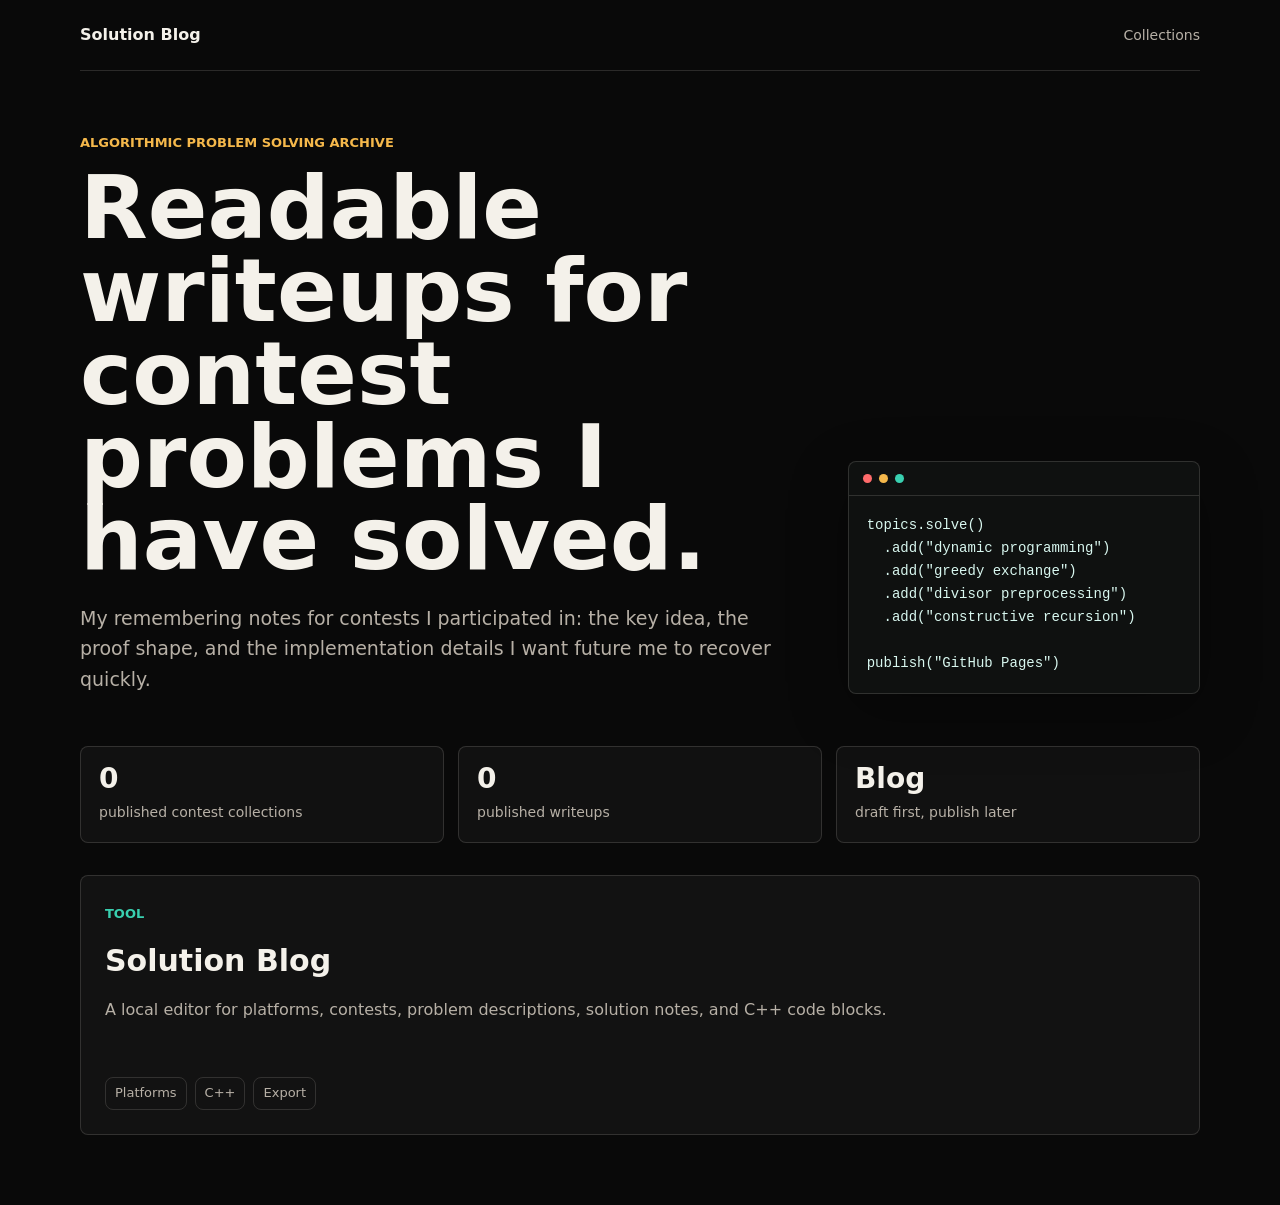
<file: index.html>
<!doctype html>
<html lang="en">
<head>
    <meta charset="utf-8">
    <meta name="viewport" content="width=device-width, initial-scale=1">
    <title>Solution Blog</title>
    <style>
        :root {
            color-scheme: dark;
            --bg: #090909;
            --panel: #121212;
            --panel-2: #181614;
            --ink: #f4f1ea;
            --muted: #b7b0a6;
            --line: rgba(244,241,234,0.14);
            --accent: #39d0b0;
            --accent-2: #f5b84b;
            --accent-3: #ff6b6b;
        }

        * { box-sizing: border-box; }

        body {
            margin: 0;
            color: var(--ink);
            background: var(--bg);
            font-family: Inter, ui-sans-serif, system-ui, -apple-system, BlinkMacSystemFont, "Segoe UI", sans-serif;
            line-height: 1.6;
        }

        a { color: inherit; }

        .wrap {
            width: min(70rem, calc(100% - clamp(1rem, 3vw, 2rem)));
            margin: 0 auto;
        }

        .topbar {
            display: flex;
            align-items: center;
            justify-content: space-between;
            gap: 1.125rem;
            padding: 1.375rem 0;
            border-bottom: 1px solid var(--line);
        }

        .brand {
            font-weight: 850;
            letter-spacing: 0;
        }

        .topbar a {
            color: var(--muted);
            font-size: 0.875rem;
            text-decoration: none;
        }

        .hero {
            display: grid;
            grid-template-columns: minmax(0, 1.35fr) minmax(17.5rem, 0.65fr);
            gap: clamp(1.5rem, 4vw, 2.25rem);
            align-items: end;
            padding: clamp(2.75rem, 7vw, 3.875rem) 0 clamp(2rem, 5vw, 2.875rem);
        }

        .eyebrow {
            margin: 0 0 0.875rem;
            color: var(--accent-2);
            font-size: 0.8125rem;
            font-weight: 850;
            text-transform: uppercase;
        }

        h1 {
            max-width: 51.25rem;
            margin: 0;
            font-size: clamp(2.625rem, 7vw, 5.5rem);
            line-height: 0.94;
            letter-spacing: 0;
        }

        .lead {
            max-width: 45rem;
            margin: 1.375rem 0 0;
            color: var(--muted);
            font-size: 1.1875rem;
        }

        .terminal {
            border: 1px solid var(--line);
            border-radius: 0.5rem;
            background: #0f1110;
            box-shadow: 0 1.125rem 3.75rem rgba(0,0,0,0.32);
            overflow: hidden;
        }

        .dots {
            display: flex;
            gap: 0.4375rem;
            padding: 0.75rem 0.875rem;
            border-bottom: 1px solid var(--line);
        }

        .dots span {
            width: 0.5625rem;
            height: 0.5625rem;
            border-radius: 50%;
            background: var(--accent-3);
        }

        .dots span:nth-child(2) { background: var(--accent-2); }
        .dots span:nth-child(3) { background: var(--accent); }

        pre {
            margin: 0;
            overflow-x: auto;
            padding: 1.125rem;
            color: #d8f7ef;
            font: 0.875rem/1.65 ui-monospace, SFMono-Regular, Menlo, Monaco, Consolas, "Liberation Mono", monospace;
        }

        .stats {
            display: grid;
            grid-template-columns: repeat(3, 1fr);
            gap: 0.875rem;
            margin: 0.375rem 0 2rem;
        }

        .stat {
            border: 1px solid var(--line);
            border-radius: 0.5rem;
            background: rgba(255,255,255,0.035);
            padding: 1.125rem;
        }

        .stat strong {
            display: block;
            color: var(--ink);
            font-size: 1.75rem;
            line-height: 1;
        }

        .stat span {
            display: block;
            margin-top: 0.5rem;
            color: var(--muted);
            font-size: 0.875rem;
        }

        .grid {
            display: grid;
            grid-template-columns: repeat(auto-fit, minmax(min(17.5rem, 100%), 1fr));
            gap: 1.125rem;
            padding-bottom: 4.375rem;
        }

        .card {
            display: flex;
            min-height: 16.25rem;
            flex-direction: column;
            justify-content: space-between;
            border: 1px solid var(--line);
            border-radius: 0.5rem;
            background: var(--panel);
            padding: 1.5rem;
            text-decoration: none;
            transition: border-color 160ms ease, transform 160ms ease;
        }

        .card:hover {
            border-color: rgba(57,208,176,0.65);
            transform: translateY(-0.125rem);
        }

        .tag {
            color: var(--accent);
            font-size: 0.8125rem;
            font-weight: 850;
            text-transform: uppercase;
        }

        h2 {
            margin: 0.75rem 0;
            font-size: 1.875rem;
            letter-spacing: 0;
        }

        .card p {
            margin: 0;
            color: var(--muted);
        }

        .chips {
            display: flex;
            flex-wrap: wrap;
            gap: 0.5rem;
            margin-top: 1.375rem;
        }

        .chip {
            border: 1px solid var(--line);
            border-radius: 0.5rem;
            padding: 0.3125rem 0.5625rem;
            color: var(--muted);
            font-size: 0.8125rem;
        }

        @media (max-width: 47.5rem) {
            .hero {
                grid-template-columns: 1fr;
                padding-top: 2.625rem;
            }

            .stats {
                grid-template-columns: 1fr;
            }
        }
    </style>
</head>
<body>
    <header class="wrap topbar">
        <div class="brand">Solution Blog</div>
        <a href="#collections">Collections</a>
    </header>

    <main class="wrap">
        <section class="hero">
            <div>
                <p class="eyebrow">Algorithmic Problem Solving Archive</p>
                <h1>Readable writeups for contest problems I have solved.</h1>
                <p class="lead">My remembering notes for contests I participated in: the key idea, the proof shape, and the implementation details I want future me to recover quickly.</p>
            </div>

            <aside class="terminal" aria-label="site preview">
                <div class="dots"><span></span><span></span><span></span></div>
<pre>topics.solve()
  .add("dynamic programming")
  .add("greedy exchange")
  .add("divisor preprocessing")
  .add("constructive recursion")

publish("GitHub Pages")</pre>
            </aside>
        </section>

        <section class="stats" aria-label="site stats">
            <div class="stat">
                <strong id="contestCount">0</strong>
                <span>published contest collections</span>
            </div>
            <div class="stat">
                <strong id="writeupCount">0</strong>
                <span>published writeups</span>
            </div>
            <div class="stat">
                <strong>Blog</strong>
                <span>draft first, publish later</span>
            </div>
        </section>

        <section class="grid" id="collections" aria-label="contest links">
            <a class="card" href="./writeup-studio/">
                <div>
                    <span class="tag">Tool</span>
                    <h2>Solution Blog</h2>
                    <p>A local editor for platforms, contests, problem descriptions, solution notes, and C++ code blocks.</p>
                </div>
                <div class="chips">
                    <span class="chip">Platforms</span>
                    <span class="chip">C++</span>
                    <span class="chip">Export</span>
                </div>
            </a>
        </section>
    </main>
    <script>
        fetch("./writeup-studio/data.json", { cache: "no-store" })
            .then((response) => response.ok ? response.json() : null)
            .then((data) => {
                if(!data) return;
                const contests = Array.isArray(data.contests) ? data.contests : [];
                const writeups = contests.reduce((sum, contest) => sum + (Array.isArray(contest.solutions) ? contest.solutions.length : 0), 0);
                document.querySelector("#contestCount").textContent = contests.length;
                document.querySelector("#writeupCount").textContent = writeups;
            })
            .catch(() => {});
    </script>
</body>
</html>
</file>
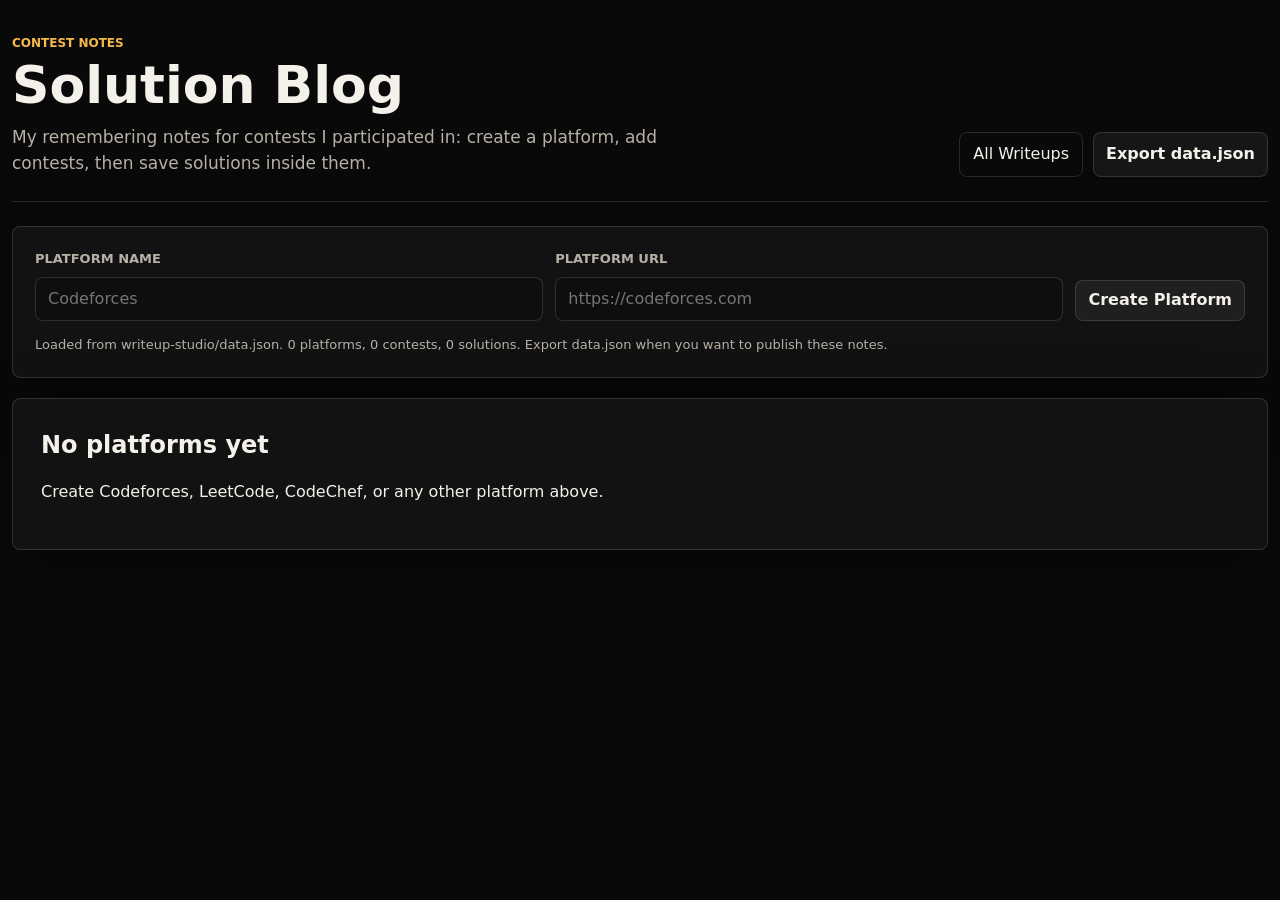
<file: writeup-studio/index.html>
<!doctype html>
<html lang="en">
<head>
    <meta charset="utf-8">
    <meta name="viewport" content="width=device-width, initial-scale=1">
    <title>Solution Blog</title>
    <link rel="stylesheet" href="./styles.css">
</head>
<body data-page="platforms">
    <header class="top">
        <div>
            <p class="eyebrow">Contest Notes</p>
            <h1>Solution Blog</h1>
            <p class="lead">My remembering notes for contests I participated in: create a platform, add contests, then save solutions inside them.</p>
        </div>
        <div class="nav-actions">
            <a class="home" href="../">All Writeups</a>
            <button type="button" id="exportDataBtn">Export data.json</button>
        </div>
    </header>

    <main class="page-shell">
        <section class="panel editor" aria-label="create platform">
            <div class="library-create">
                <label>
                    <span>Platform Name</span>
                    <input id="platformName" type="text" placeholder="Codeforces">
                </label>
                <label>
                    <span>Platform URL</span>
                    <input id="platformUrl" type="url" placeholder="https://codeforces.com">
                </label>
                <button type="button" id="createPlatformBtn">Create Platform</button>
            </div>
            <p id="storageHint" class="note">Published writeups load from data.json. Browser edits stay local until exported.</p>
        </section>

        <section class="contest-grid" id="platformList" aria-label="saved platforms"></section>
    </main>

    <script src="./script.js"></script>
</body>
</html>
</file>
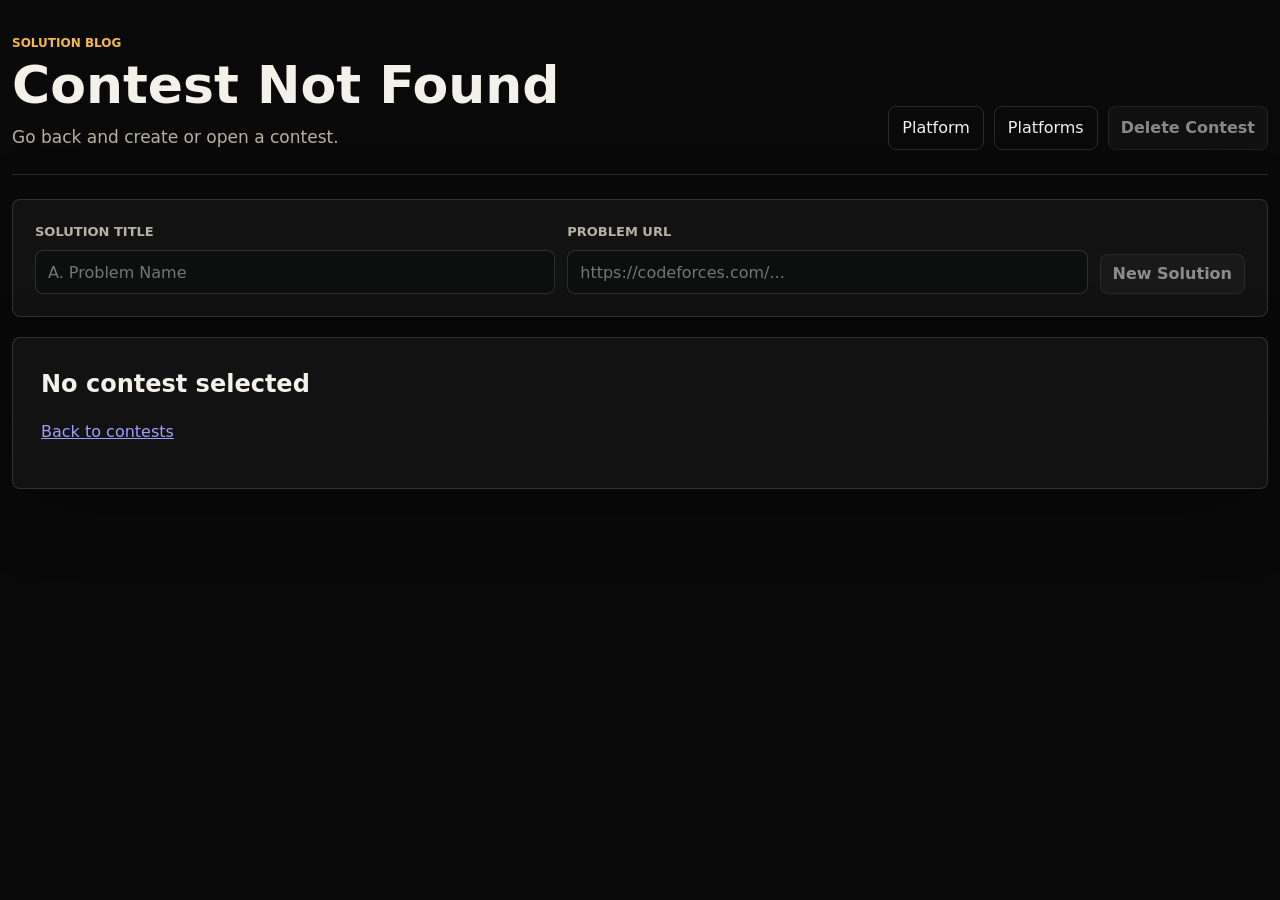
<file: writeup-studio/contest.html>
<!doctype html>
<html lang="en">
<head>
    <meta charset="utf-8">
    <meta name="viewport" content="width=device-width, initial-scale=1">
    <title>Contest - Solution Blog</title>
    <link rel="stylesheet" href="./styles.css">
</head>
<body data-page="contest">
    <header class="top">
        <div>
            <p class="eyebrow">Solution Blog</p>
            <h1 id="contestTitle">Contest</h1>
            <p class="lead" id="contestMeta">Solutions saved inside this contest.</p>
        </div>
        <div class="nav-actions">
            <a class="home" id="backToPlatform" href="./">Platform</a>
            <a class="home" href="./">Platforms</a>
            <button type="button" id="deleteContestBtn">Delete Contest</button>
        </div>
    </header>

    <main class="page-shell">
        <section class="panel editor" aria-label="create solution">
            <div class="library-create">
                <label>
                    <span>Solution Title</span>
                    <input id="newSolutionTitle" type="text" placeholder="A. Problem Name">
                </label>
                <label>
                    <span>Problem URL</span>
                    <input id="newSolutionUrl" type="url" placeholder="https://codeforces.com/...">
                </label>
                <button type="button" id="newSolutionBtn">New Solution</button>
            </div>
        </section>

        <section class="contest-grid" id="solutionList" aria-label="saved solutions"></section>
    </main>

    <script src="./script.js"></script>
</body>
</html>
</file>
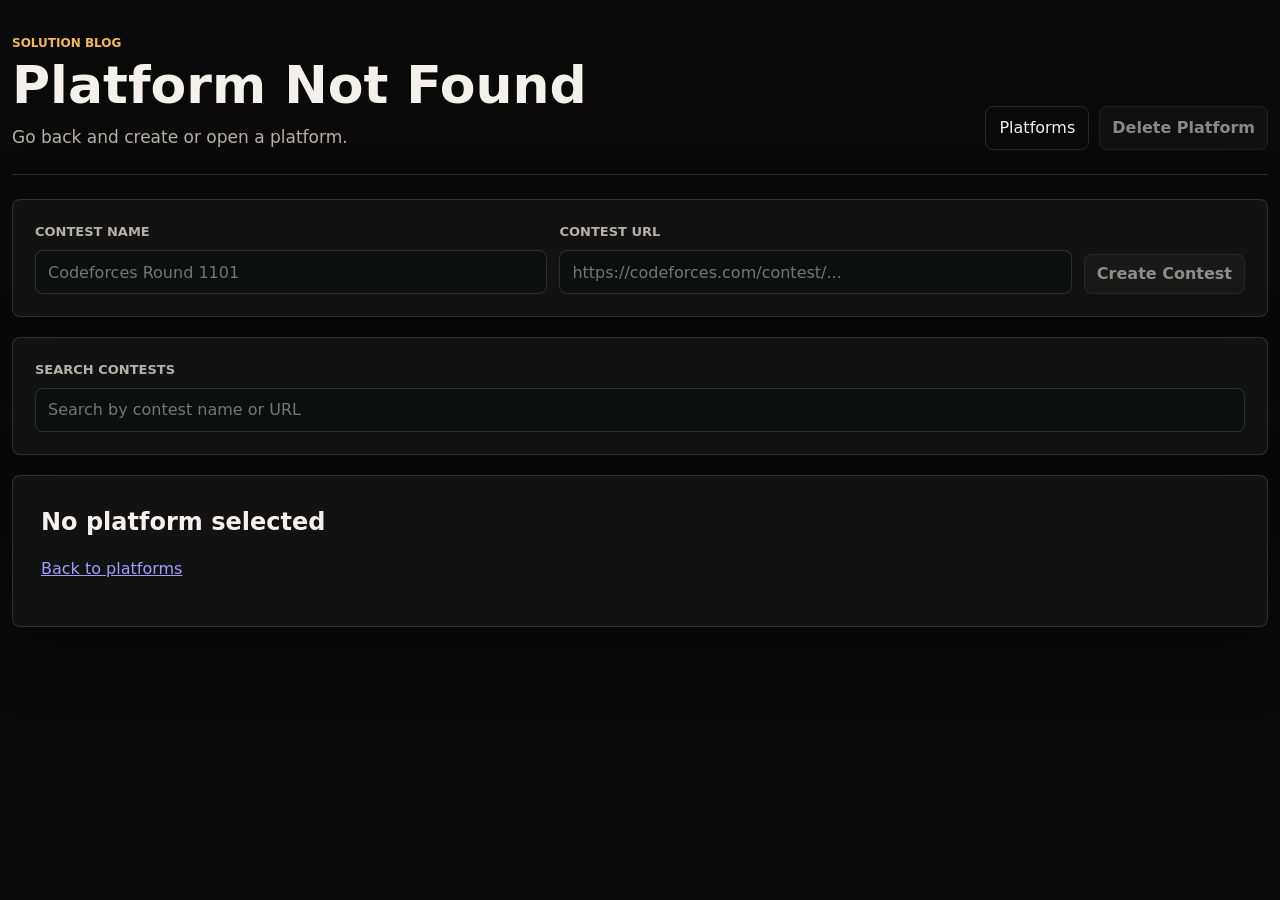
<file: writeup-studio/platform.html>
<!doctype html>
<html lang="en">
<head>
    <meta charset="utf-8">
    <meta name="viewport" content="width=device-width, initial-scale=1">
    <title>Platform - Solution Blog</title>
    <link rel="stylesheet" href="./styles.css">
</head>
<body data-page="platform">
    <header class="top">
        <div>
            <p class="eyebrow">Solution Blog</p>
            <h1 id="platformTitle">Platform</h1>
            <p class="lead" id="platformMeta">Contests saved inside this platform.</p>
        </div>
        <div class="nav-actions">
            <a class="home" href="./">Platforms</a>
            <button type="button" id="deletePlatformBtn">Delete Platform</button>
        </div>
    </header>

    <main class="page-shell">
        <section class="panel editor" aria-label="create contest">
            <div class="library-create">
                <label>
                    <span>Contest Name</span>
                    <input id="contestName" type="text" placeholder="Codeforces Round 1101">
                </label>
                <label>
                    <span>Contest URL</span>
                    <input id="contestUrl" type="url" placeholder="https://codeforces.com/contest/...">
                </label>
                <button type="button" id="createContestBtn">Create Contest</button>
            </div>
        </section>

        <section class="panel editor search-panel" aria-label="search contests">
            <label>
                <span>Search Contests</span>
                <input id="contestSearch" type="search" placeholder="Search by contest name or URL">
            </label>
        </section>

        <section class="contest-grid" id="contestList" aria-label="saved contests"></section>
    </main>

    <script src="./script.js"></script>
</body>
</html>
</file>
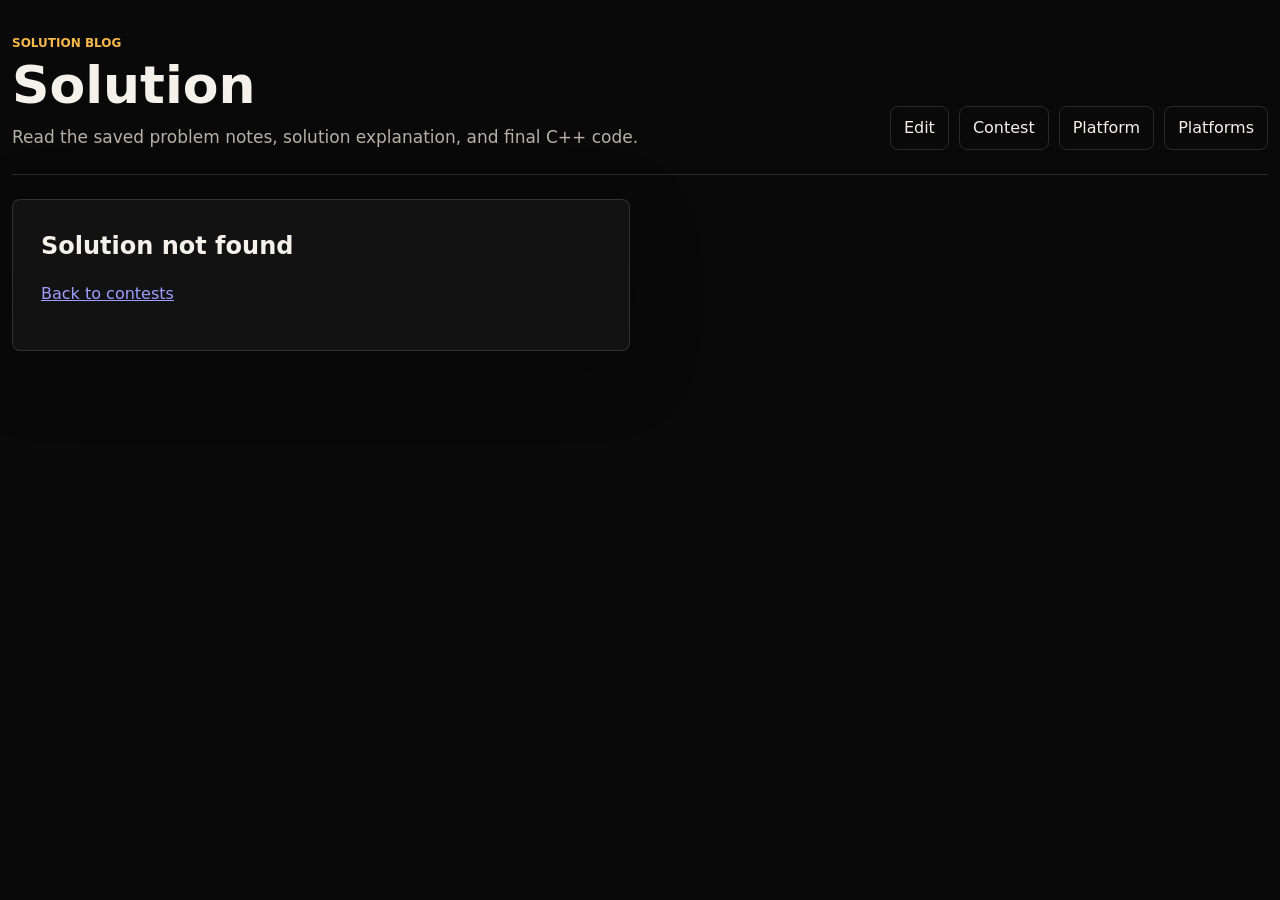
<file: writeup-studio/solution.html>
<!doctype html>
<html lang="en">
<head>
    <meta charset="utf-8">
    <meta name="viewport" content="width=device-width, initial-scale=1">
    <title>Solution - Solution Blog</title>
    <link rel="stylesheet" href="./styles.css">
</head>
<body data-page="solution">
    <header class="top">
        <div>
            <p class="eyebrow" id="contestCrumb">Solution Blog</p>
            <h1 id="solutionPageTitle">Solution</h1>
            <p class="lead" id="solutionPageLead">Read the saved problem notes, solution explanation, and final C++ code.</p>
        </div>
        <div class="nav-actions">
            <a class="home" id="editSolutionLink" href="#">Edit</a>
            <a class="home" id="backToContest" href="./">Contest</a>
            <a class="home" id="backToPlatform" href="./">Platform</a>
            <a class="home" href="./">Platforms</a>
        </div>
    </header>

    <main class="shell">
        <section class="panel editor" id="editorPanel" aria-label="solution editor">
            <div class="row two">
                <label>
                    <span>Problem Title</span>
                    <input id="title" type="text" placeholder="C2. Seating Arrangement">
                </label>
                <label>
                    <span>Problem URL</span>
                    <input id="url" type="url" placeholder="https://codeforces.com/...">
                </label>
            </div>

            <div class="toolbar" aria-label="text formatting toolbar">
                <button type="button" data-cmd="bold"><strong>B</strong></button>
                <button type="button" data-size="small">Small</button>
                <button type="button" data-size="normal">Normal</button>
                <button type="button" data-size="large">Large</button>
                <button type="button" class="color-swatch red" data-color="rgb(255,77,109)" title="Red text" aria-label="Red text"></button>
                <button type="button" class="color-swatch green" data-color="rgb(57,208,176)" title="Green text" aria-label="Green text"></button>
                <button type="button" class="color-swatch blue" data-color="rgb(0,229,255)" title="Blue text" aria-label="Blue text"></button>
                <button type="button" class="color-swatch white" data-color="rgb(244,241,234)" title="White text" aria-label="White text"></button>
                <button type="button" data-cmd="insertUnorderedList">List</button>
                <button type="button" id="insertCodeBlock">``` Code</button>
                <button type="button" id="clearFormat">Clear</button>
            </div>

            <label class="block">
                <span>Problem Description</span>
                <div id="problemDescription" class="doc" data-rich-editor contenteditable="true" spellcheck="true" data-placeholder="Paste or summarize the problem statement here."></div>
            </label>

            <label class="block">
                <span>Solution Writeup</span>
                <div id="solutionDescription" class="doc" data-rich-editor contenteditable="true" spellcheck="true" data-placeholder="Write the intuition, proof idea, transitions, and implementation details here."></div>
            </label>

            <label class="block">
                <span>C++ Code</span>
                <textarea id="code" spellcheck="false" placeholder="#include &lt;bits/stdc++.h&gt;&#10;using namespace std;&#10;&#10;void solve() {&#10;    &#10;}"></textarea>
            </label>

            <div class="actions">
                <button type="button" id="previewBtn">Update Preview</button>
                <button type="button" id="saveBtn">Save Solution</button>
                <button type="button" id="loadBtn">Reload Solution</button>
                <button type="button" id="deleteSolutionBtn">Delete Solution</button>
                <button type="button" id="exportBtn">Export HTML</button>
            </div>
            <p class="note">Both rich text sections use the same toolbar. Click inside the section you want to format.</p>
        </section>

        <section class="panel preview" aria-label="solution preview">
            <div class="preview-head">
                <p class="eyebrow">Preview</p>
                <h2 id="previewTitle">Untitled Problem</h2>
                <a id="previewUrl" href="#" target="_blank" rel="noreferrer">Problem link</a>
            </div>
            <div class="preview-section problem-preview">
                <span>Problem Description</span>
                <article id="previewProblemDescription" class="preview-body"></article>
            </div>
            <div class="preview-section solution-preview">
                <span>Solution Writeup</span>
                <article id="previewSolutionDescription" class="preview-body"></article>
            </div>
            <div class="preview-section code-preview" id="previewCodeSection">
                <span>C++ Code</span>
                <pre><code id="previewCode" class="language-cpp"></code></pre>
            </div>
        </section>
    </main>

    <script src="./script.js"></script>
</body>
</html>
</file>
<file: writeup-studio/styles.css>
:root {
    color-scheme: dark;
    --bg: #090909;
    --panel: #121212;
    --panel-2: #181614;
    --ink: #f4f1ea;
    --muted: #b7b0a6;
    --line: rgba(244,241,234,0.14);
    --accent: #39d0b0;
    --accent-2: #f5b84b;
    --danger: #ff6b6b;
    --page-pad: clamp(0.75rem, 2vw, 1.5rem);
    --radius: 0.5rem;
    --gap: clamp(0.75rem, 1.5vw, 1.25rem);
}

* {
    box-sizing: border-box;
}

body {
    margin: 0;
    color: var(--ink);
    background: var(--bg);
    font-family: Inter, ui-sans-serif, system-ui, -apple-system, BlinkMacSystemFont, "Segoe UI", sans-serif;
    line-height: 1.55;
}

.top {
    display: flex;
    align-items: end;
    justify-content: space-between;
    gap: var(--gap);
    width: min(110rem, calc(100% - var(--page-pad)));
    margin: 0 auto;
    padding: clamp(1.5rem, 4vw, 2.125rem) 0 clamp(1rem, 3vw, 1.5rem);
    border-bottom: 1px solid var(--line);
}

.eyebrow {
    margin: 0 0 0.5rem;
    color: var(--accent-2);
    font-size: 0.75rem;
    font-weight: 850;
    text-transform: uppercase;
}

h1 {
    margin: 0;
    font-size: clamp(1.875rem, 4.5vw, 3.25rem);
    line-height: 0.95;
    letter-spacing: 0;
}

.lead {
    max-width: 41.25rem;
    margin: 0.875rem 0 0;
    color: var(--muted);
    font-size: 1.0625rem;
}

.home {
    border: 1px solid var(--line);
    border-radius: var(--radius);
    padding: 0.5625rem 0.8125rem;
    color: var(--ink);
    text-decoration: none;
    white-space: nowrap;
}

.nav-actions {
    display: flex;
    flex-wrap: wrap;
    justify-content: flex-end;
    gap: 0.625rem;
}

.page-shell {
    width: min(110rem, calc(100% - var(--page-pad)));
    margin: clamp(1rem, 3vw, 1.5rem) auto 4.375rem;
}

.page-shell > .panel + .panel {
    margin-top: var(--gap);
}

.shell {
    display: grid;
    grid-template-columns: minmax(0, 1fr) minmax(0, 1fr);
    gap: var(--gap);
    width: min(110rem, calc(100% - var(--page-pad)));
    margin: clamp(1rem, 3vw, 1.5rem) auto 4.375rem;
}

.panel {
    border: 1px solid var(--line);
    border-radius: var(--radius);
    background: var(--panel);
    box-shadow: 0 1.25rem 4.375rem rgba(0,0,0,0.25);
}

.empty-state {
    padding: 1.75rem;
}

.empty-state h2 {
    margin: 0 0 0.5rem;
}

.editor {
    padding: clamp(1rem, 2vw, 1.375rem);
}

.row.two {
    display: grid;
    grid-template-columns: 1fr 1fr;
    gap: 0.875rem;
}

label > span,
.block > span {
    display: block;
    margin-bottom: 0.5rem;
    color: var(--muted);
    font-size: 0.8125rem;
    font-weight: 800;
    text-transform: uppercase;
}

input,
select,
textarea,
.doc {
    width: 100%;
    border: 1px solid var(--line);
    border-radius: var(--radius);
    background: #0d0f0e;
    color: var(--ink);
    outline: none;
}

input {
    height: 2.75rem;
    padding: 0 0.75rem;
    font: inherit;
}

select {
    height: 2.75rem;
    padding: 0 0.75rem;
    font: inherit;
}

input:focus,
select:focus,
textarea:focus,
.doc:focus {
    border-color: rgba(57,208,176,0.75);
}

.library {
    grid-column: 1 / -1;
    padding: 1.125rem;
}

.library-create,
.library-browser {
    display: grid;
    grid-template-columns: minmax(13.75rem, 1fr) minmax(13.75rem, 1fr) auto;
    gap: 0.75rem;
    align-items: end;
}

.library-browser {
    grid-template-columns: minmax(16.25rem, 0.6fr) auto minmax(20rem, 1fr);
    margin-top: 0.875rem;
}

.solution-actions {
    display: flex;
    gap: 0.5rem;
}

.solution-list {
    display: flex;
    gap: 0.5rem;
    overflow-x: auto;
    padding-bottom: 0.125rem;
}

.solution-chip {
    min-height: 2.375rem;
    border: 1px solid var(--line);
    border-radius: var(--radius);
    background: rgba(255,255,255,0.055);
    color: var(--ink);
    padding: 0.4375rem 0.75rem;
    font: inherit;
    font-weight: 750;
    cursor: pointer;
    white-space: nowrap;
}

.solution-chip.active {
    border-color: rgba(57,208,176,0.9);
    background: rgba(57,208,176,0.18);
    color: #ecfff9;
}

.contest-grid {
    display: grid;
    grid-template-columns: repeat(auto-fit, minmax(min(20rem, 100%), 1fr));
    gap: var(--gap);
    margin-top: 1.25rem;
}

.contest-card {
    display: flex;
    min-height: 13.75rem;
    flex-direction: column;
    justify-content: space-between;
    padding: clamp(1rem, 2vw, 1.375rem);
}

.contest-card h2 {
    margin: 0.625rem 0;
    font-size: clamp(1.35rem, 2vw, 1.6875rem);
    line-height: 1.08;
}

.contest-card p {
    margin: 0 0 0.625rem;
    color: var(--muted);
    overflow-wrap: anywhere;
}

.contest-card a {
    color: var(--accent);
}

.tag {
    color: var(--accent);
    font-size: 0.8125rem;
    font-weight: 850;
    text-transform: uppercase;
}

.button-link {
    display: inline-flex;
    min-height: 2.375rem;
    align-items: center;
    border: 1px solid var(--line);
    border-radius: var(--radius);
    background: rgba(57,208,176,0.12);
    color: var(--ink);
    padding: 0.4375rem 0.75rem;
    font-weight: 750;
    text-decoration: none;
}

.button-link.secondary {
    background: rgba(255,255,255,0.055);
}

.button-link:hover {
    border-color: rgba(57,208,176,0.7);
}

.empty-list {
    display: inline-flex;
    align-items: center;
    min-height: 2.375rem;
    color: var(--muted);
    font-size: 0.8125rem;
}

.toolbar {
    display: flex;
    flex-wrap: wrap;
    gap: 0.5rem;
    margin: 1.25rem 0 0.625rem;
}

.color-swatch {
    width: 2.375rem;
    min-width: 2.375rem;
    padding: 0;
}

.color-swatch.red {
    background: rgb(255,77,109);
}

.color-swatch.green {
    background: rgb(57,208,176);
}

.color-swatch.blue {
    background: rgb(0,229,255);
}

.color-swatch.white {
    background: rgb(244,241,234);
}

button {
    min-height: 2.375rem;
    border: 1px solid var(--line);
    border-radius: var(--radius);
    background: rgba(255,255,255,0.055);
    color: var(--ink);
    padding: 0.4375rem 0.75rem;
    font: inherit;
    font-weight: 750;
    cursor: pointer;
}

button:hover {
    border-color: rgba(57,208,176,0.7);
}

button:disabled,
input:disabled,
textarea:disabled,
select:disabled {
    cursor: not-allowed;
    opacity: 0.55;
}

.block {
    display: block;
    margin-top: 1rem;
}

.doc {
    min-height: 16.25rem;
    padding: 1rem;
    overflow: auto;
}

.doc:empty::before {
    color: var(--muted);
    content: attr(data-placeholder);
}

.doc p {
    margin: 0 0 0.75rem;
}

#problemDescription {
    background: #0d0f0e !important;
    border-color: rgba(0,229,255,0.38);
    box-shadow: inset 0.25rem 0 0 rgb(0,229,255);
    color: var(--ink) !important;
}

#problemDescription * {
    background: transparent !important;
    background-color: transparent !important;
    color: var(--ink) !important;
}

#previewProblemDescription,
#previewProblemDescription * {
    background: transparent !important;
    background-color: transparent !important;
    color: var(--ink) !important;
}

#solutionDescription {
    border-color: rgba(57,208,176,0.42);
    box-shadow: inset 0.25rem 0 0 rgb(57,208,176);
}

textarea {
    min-height: 21.25rem;
    resize: vertical;
    padding: 1rem;
    font: 0.875rem/1.6 ui-monospace, SFMono-Regular, Menlo, Monaco, Consolas, "Liberation Mono", monospace;
}

.actions {
    display: flex;
    flex-wrap: wrap;
    gap: 0.625rem;
    margin-top: 1.125rem;
}

#previewBtn,
#exportBtn {
    background: rgba(57,208,176,0.12);
}

.note {
    margin: 0.875rem 0 0;
    color: var(--muted);
    font-size: 0.8125rem;
}

.preview {
    overflow: hidden;
}

.preview-head {
    padding: clamp(1rem, 2vw, 1.375rem);
    border-bottom: 1px solid var(--line);
    background: var(--panel-2);
}

.preview-head h2 {
    margin: 0;
    font-size: 1.5rem;
    letter-spacing: 0;
}

.preview-head a {
    display: inline-block;
    margin-top: 0.5625rem;
    color: var(--accent);
    word-break: break-all;
}

.preview-body {
    padding: 1rem clamp(1rem, 2vw, 1.375rem) clamp(1rem, 2vw, 1.375rem);
    color: #ded8ce;
    width: 100%;
    max-width: none;
}

.preview-body p {
    margin: 0 0 0.75rem;
}

.preview-section {
    border-bottom: 1px solid var(--line);
}

.problem-preview,
.solution-preview {
    background: rgba(255,255,255,0.025);
}

.code-preview {
    background: rgba(255,255,255,0.025);
}

.preview-section > span {
    display: block;
    padding: 1.125rem clamp(1rem, 2vw, 1.375rem) 0;
    color: var(--accent-2);
    font-size: 0.75rem;
    font-weight: 850;
    text-transform: uppercase;
}

.problem-preview > span {
    color: rgb(0,229,255);
}

.solution-preview > span {
    color: rgb(57,208,176);
}

.code-preview > span {
    color: rgb(255,77,109);
}

.preview-section[hidden] {
    display: none;
}

.preview-only .shell {
    display: block;
    width: calc(100% - var(--page-pad));
    max-width: none;
}

.preview-only .top {
    width: calc(100% - var(--page-pad));
    max-width: none;
}

.preview-only #editorPanel {
    display: none;
}

.preview-only .preview {
    width: 100%;
}

.preview-only .preview-section {
    width: 100%;
}

.preview-only .preview-body {
    width: 100%;
    max-width: none;
}

.preview-only .preview-body > * {
    width: auto !important;
    max-width: none !important;
}

#previewSolutionDescription,
#previewSolutionDescription > *,
#solutionDescription,
#solutionDescription > * {
    max-width: none !important;
}

#previewSolutionDescription :is(div, p, section, article, blockquote, pre, ul, ol, table),
#solutionDescription :is(div, p, section, article, blockquote, pre, ul, ol, table) {
    display: block !important;
    width: 100% !important;
    max-width: none !important;
    margin-left: 0 !important;
    margin-right: 0 !important;
}

#previewSolutionDescription table,
#solutionDescription table {
    display: table !important;
}

#previewSolutionDescription pre,
#solutionDescription pre {
    display: block !important;
    width: 100% !important;
    max-width: none !important;
    margin-left: 0 !important;
    margin-right: 0 !important;
}

.preview-body pre {
    display: block;
    width: 100% !important;
    max-width: none !important;
    margin-inline: 0;
}

.preview-body code {
    display: block;
    width: 100%;
}

.preview-only .preview-body pre {
    display: block;
    width: 100% !important;
    max-width: none !important;
    margin-inline: 0;
}

.preview-only .preview-body code {
    display: block;
    width: 100%;
}

pre {
    margin: 0 clamp(1rem, 2vw, 1.375rem) clamp(1rem, 2vw, 1.375rem);
    overflow-x: hidden;
    overflow-y: visible;
    border: 1px solid var(--line);
    border-radius: var(--radius);
    background: #020403;
    padding: 1rem;
    color: #f8fafc;
    font: 0.8125rem/1.58 ui-monospace, SFMono-Regular, Menlo, Monaco, Consolas, "Liberation Mono", monospace;
    white-space: pre-wrap;
    overflow-wrap: anywhere;
    word-break: break-word;
    tab-size: 4;
}

code {
    white-space: inherit;
}

.doc pre,
.preview-body pre {
    margin: 0.75rem 0;
}

.doc pre {
    min-height: 5.625rem;
}

.code-preview pre {
    margin-top: 0.75rem;
}

.toolbar button.active {
    border-color: rgba(57,208,176,0.9);
    background: rgba(57,208,176,0.18);
    color: #ecfff9;
}

.doc span[data-size="small"],
.preview-body span[data-size="small"] {
    font-size: 0.8125rem;
}

.doc span[data-size="normal"],
.preview-body span[data-size="normal"] {
    font-size: 1.125rem;
}

.doc span[data-size="large"],
.preview-body span[data-size="large"] {
    font-size: 1.875rem;
    line-height: 1.25;
}

.tok-keyword { color: #00e5ff; font-weight: 850; }
.tok-type { color: #ff4fd8; font-weight: 800; }
.tok-string { color: #ffe66d; }
.tok-number { color: #ff9f1c; font-weight: 750; }
.tok-comment { color: #00ff85; font-style: italic; }
.tok-pre { color: #b6ff00; font-weight: 850; }

@media (max-width: 58.75rem) {
    .top {
        align-items: start;
        flex-direction: column;
    }

    .shell,
    .row.two,
    .library-create,
    .library-browser {
        grid-template-columns: 1fr;
    }

    .solution-actions,
    .nav-actions {
        justify-content: flex-start;
        flex-wrap: wrap;
    }
}
</file>
